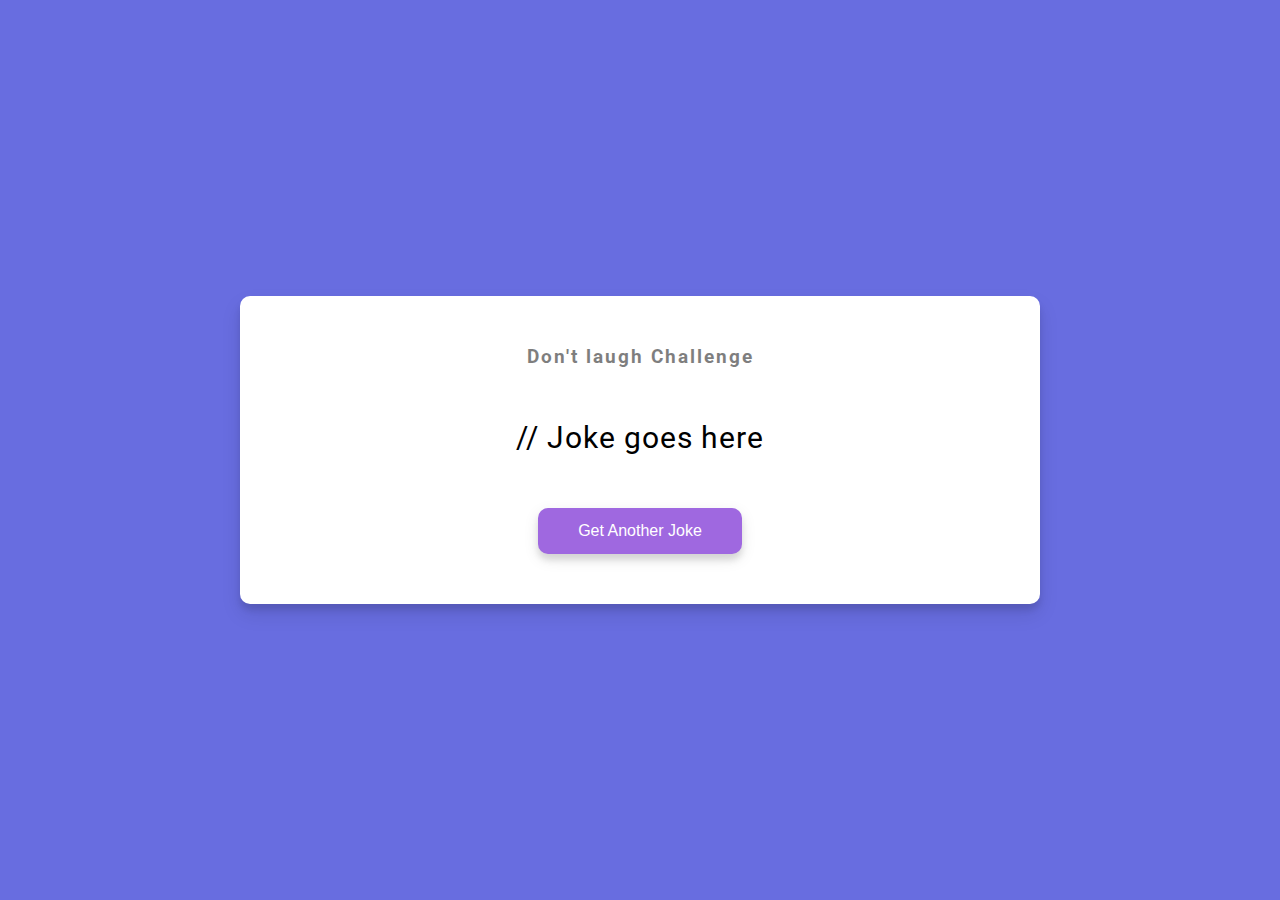
<file: 10-dad-jokes/index.html>
<!DOCTYPE html>
<html lang="en">

<head>
  <meta charset="UTF-8" />
  <meta name="viewport" content="width=device-width, initial-scale=1.0" />
  <link rel="stylesheet" href="style.css" />
  <title>Dad Jokes</title>
</head>

<body>
  <div class="container">
    <h3>Don't laugh Challenge</h3>
    <div id="joke" class="joke">
      // Joke goes here
    </div>
    <button id="jokeBtn" class="btn">Get Another Joke</button>
  </div>
  <script src="script.js"></script>
</body>

</html>
</file>
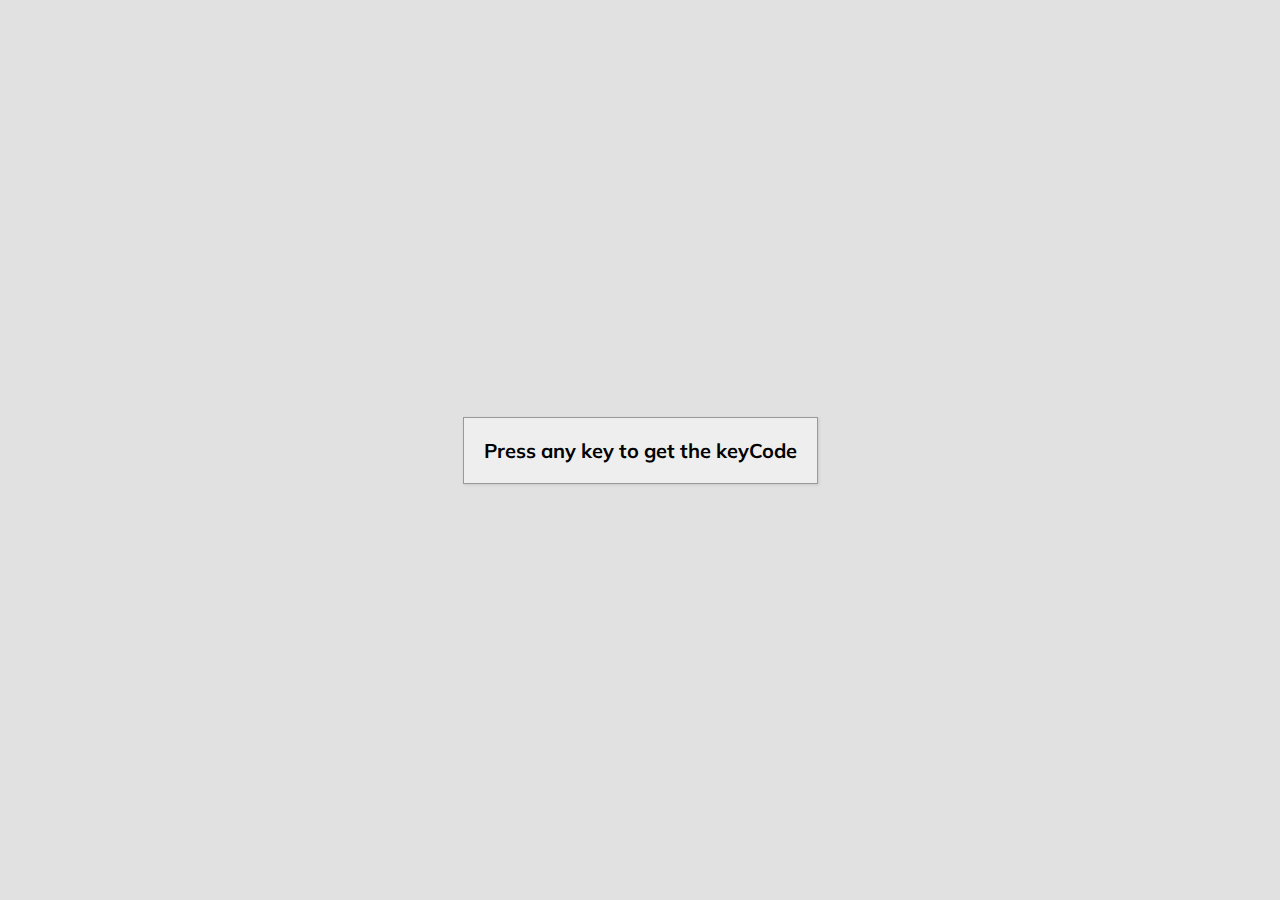
<file: 11-event-keycodes/index.html>
<!DOCTYPE html>
<html lang="en">

<head>
  <meta charset="UTF-8" />
  <meta name="viewport" content="width=device-width, initial-scale=1.0" />
  <link rel="stylesheet" href="style.css" />
  <title>Event KeyCodes</title>
</head>

<body>
  <div id="insert">

    <div class="key">
      Press any key to get the keyCode
    </div>
  </div>
  <script src="script.js"></script>
</body>

</html>
</file>
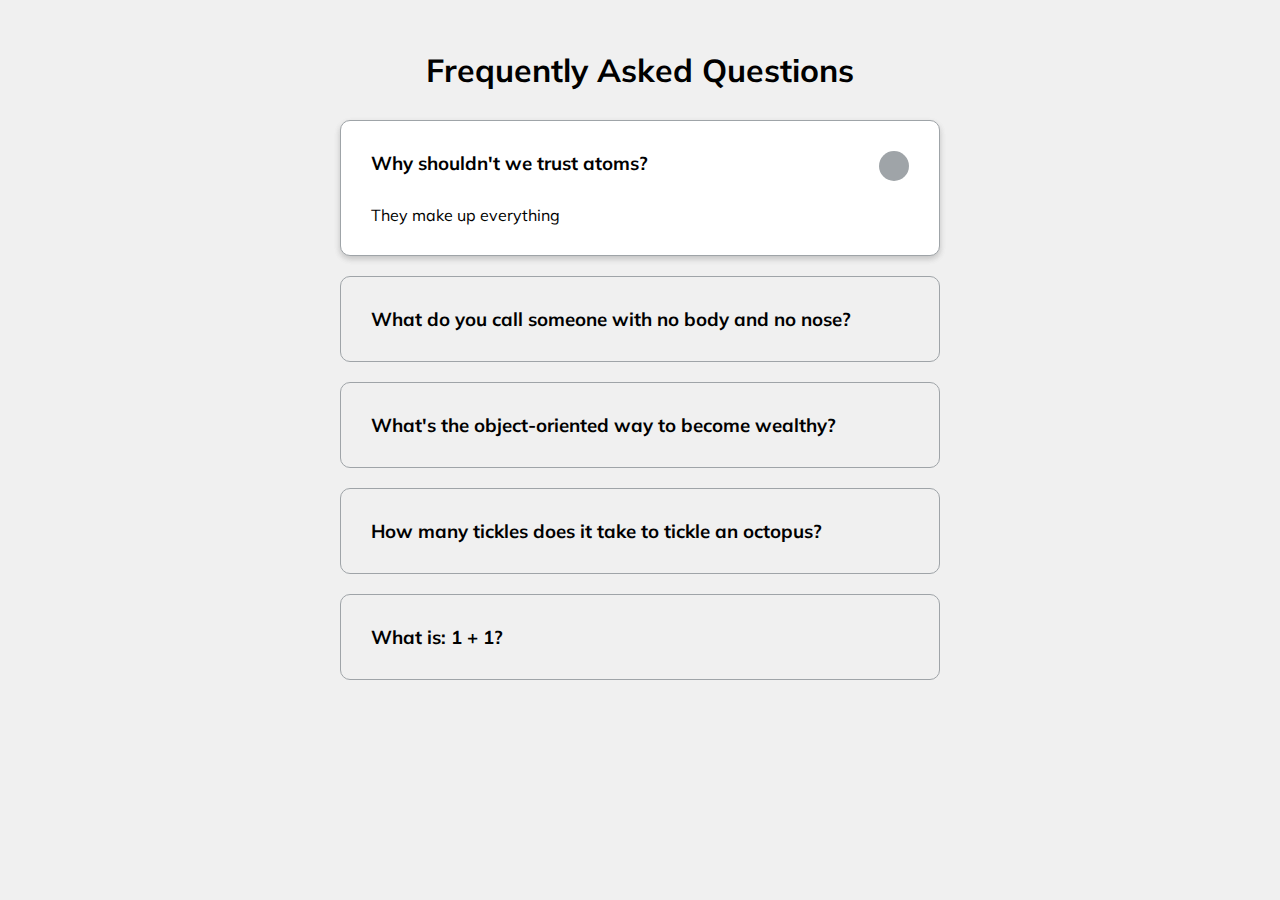
<file: 12-faq-boxes/index.html>
<!DOCTYPE html>
<html lang="en">

<head>
  <meta charset="UTF-8" />
  <meta name="viewport" content="width=device-width, initial-scale=1.0" />
  <link rel="stylesheet" href="https://cdnjs.cloudflare.com/ajax/libs/font-awesome/5.14.0/css/all.min.css"
    integrity="sha512-1PKOgIY59xJ8Co8+NE6FZ+LOAZKjy+KY8iq0G4B3CyeY6wYHN3yt9PW0XpSriVlkMXe40PTKnXrLnZ9+fkDaog=="
    crossorigin="anonymous" />
  <link rel="stylesheet" href="style.css" />
  <title>FAQ</title>
</head>

<body>
  <h1>Frequently Asked Questions</h1>
  <div class="faq-container">
    <div class="faq active">
      <h3 class="faq-title">
        Why shouldn't we trust atoms?
      </h3>

      <p class="faq-text">
        They make up everything
      </p>

      <button class="faq-toggle">
        <i class="fas fa-chevron-down"></i>
        <i class="fas fa-times"></i>
      </button>
    </div>

    <div class="faq">
      <h3 class="faq-title">
        What do you call someone with no body and no nose?
      </h3>
      <p class="faq-text">
        Nobody knows.
      </p>
      <button class="faq-toggle">
        <i class="fas fa-chevron-down"></i>
        <i class="fas fa-times"></i>
      </button>
    </div>

    <div class="faq">
      <h3 class="faq-title">
        What's the object-oriented way to become wealthy?
      </h3>
      <p class="faq-text">
        Inheritance.
      </p>
      <button class="faq-toggle">
        <i class="fas fa-chevron-down"></i>
        <i class="fas fa-times"></i>
      </button>
    </div>

    <div class="faq">
      <h3 class="faq-title">
        How many tickles does it take to tickle an octopus?
      </h3>
      <p class="faq-text">
        Ten-tickles!
      </p>
      <button class="faq-toggle">
        <i class="fas fa-chevron-down"></i>
        <i class="fas fa-times"></i>
      </button>
    </div>

    <div class="faq">
      <h3 class="faq-title">
        What is: 1 + 1?
      </h3>
      <p class="faq-text">
        Depends on who are you asking.
      </p>
      <button class="faq-toggle">
        <i class="fas fa-chevron-down"></i>
        <i class="fas fa-times"></i>
      </button>
    </div>
  </div>
  <script src="script.js"></script>
</body>

</html>
</file>
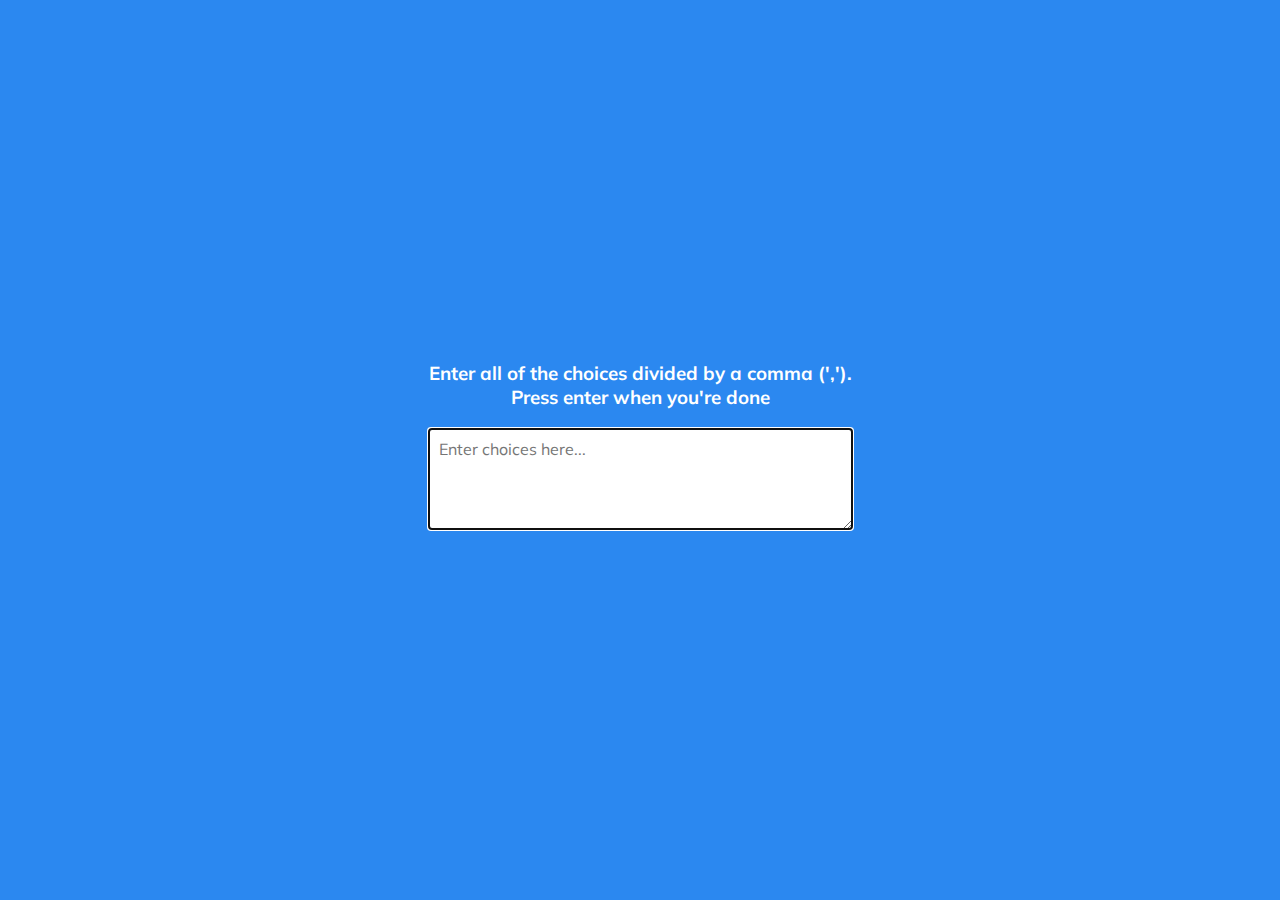
<file: 13-random-choice-picker/index.html>
<!DOCTYPE html>
<html lang="en">

<head>
  <meta charset="UTF-8" />
  <meta name="viewport" content="width=device-width, initial-scale=1.0" />
  <link rel="stylesheet" href="style.css" />
  <title>Random Choice Picker</title>
</head>

<body>
  <div class="container">
    <h3>
      Enter all of the choices divided by a comma (',').
      <br>
      Press enter when you're done
    </h3>
    <textarea placeholder="Enter choices here..." id="textarea"></textarea>

    <div id="tags">

    </div>
  </div>
  <script src="script.js"></script>
</body>

</html>
</file>
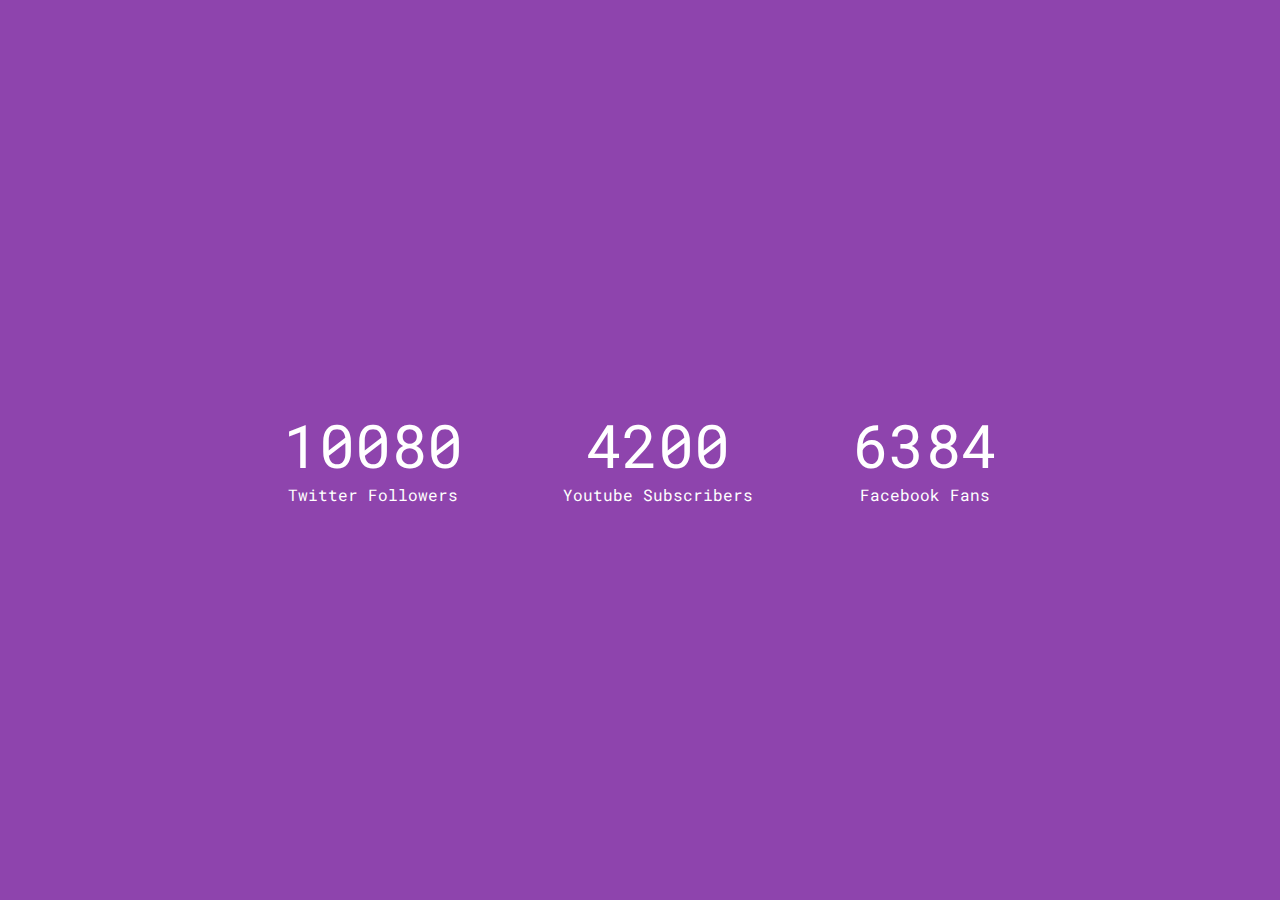
<file: 15-increment-container/index.html>
<!DOCTYPE html>
<html lang="en">

<head>
  <meta charset="UTF-8" />
  <meta name="viewport" content="width=device-width, initial-scale=1.0" />
  <link rel="stylesheet" href="https://cdnjs.cloudflare.com/ajax/libs/font-awesome/5.15.3/css/all.min.css"
    integrity="sha512-iBBXm8fW90+nuLcSKlbmrPcLa0OT92xO1BIsZ+ywDWZCvqsWgccV3gFoRBv0z+8dLJgyAHIhR35VZc2oM/gI1w=="
    crossorigin="anonymous" />
  <link rel="stylesheet" href="style.css" />
  <title>Increment Counter</title>
</head>

<body>

  <div class="counter-container">
    <i class="fab fa-twitter fa-3x"></i>
    <div class="counter" data-target="12000"></div>
    <span>Twitter Followers</span>
  </div>

  <div class="counter-container">
    <i class="fab fa-youtube fa-3x"></i>
    <div class="counter" data-target="5000"></div>
    <span>Youtube Subscribers</span>
  </div>

  <div class="counter-container">
    <i class="fab fa-facebook fa-3x"></i>
    <div class="counter" data-target="7500"></div>
    <span>Facebook Fans</span>
  </div>

  <script src="script.js"></script>
</body>

</html>
</file>
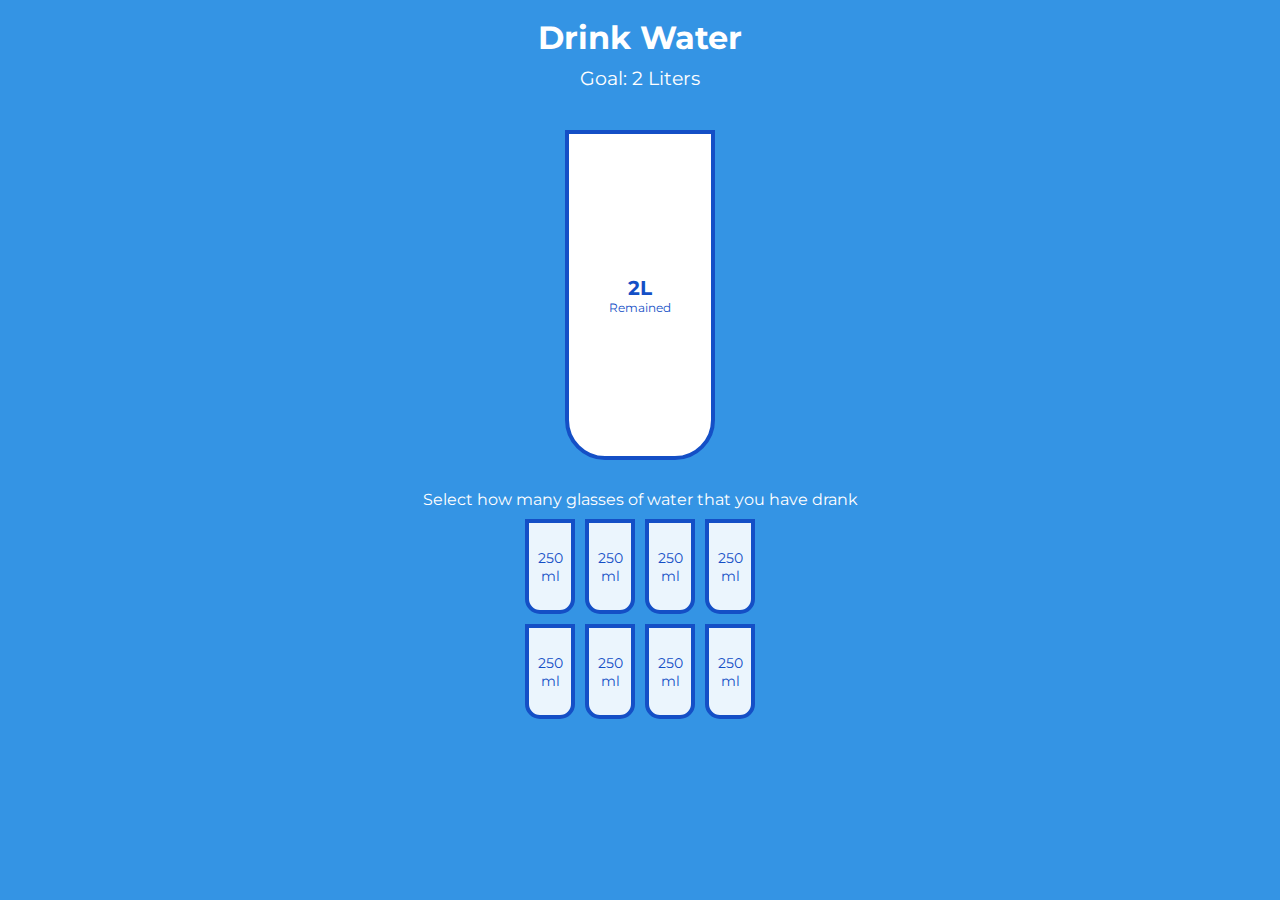
<file: 16-drink-water/index.html>
<!DOCTYPE html>
<html lang="en">

<head>
  <meta charset="UTF-8" />
  <meta name="viewport" content="width=device-width, initial-scale=1.0" />
  <link rel="stylesheet" href="style.css" />
  <title>Drink Water</title>
</head>

<body>
  <h1>Drink Water</h1>
  <h3>Goal: 2 Liters</h3>

  <div class="cup">
    <div class="remained" id="remained">
      <span id="liters"></span>
      <small>Remained</small>
    </div>

    <div class="percentage" id="percentage"></div>
  </div>

  <p class="text">Select how many glasses of water that you have drank</p>

  <div class="cups">
    <div class="cup cup-small">250 ml</div>
    <div class="cup cup-small">250 ml</div>
    <div class="cup cup-small">250 ml</div>
    <div class="cup cup-small">250 ml</div>
    <div class="cup cup-small">250 ml</div>
    <div class="cup cup-small">250 ml</div>
    <div class="cup cup-small">250 ml</div>
    <div class="cup cup-small">250 ml</div>
  </div>

  <script src="script.js"></script>
</body>

</html>
</file>
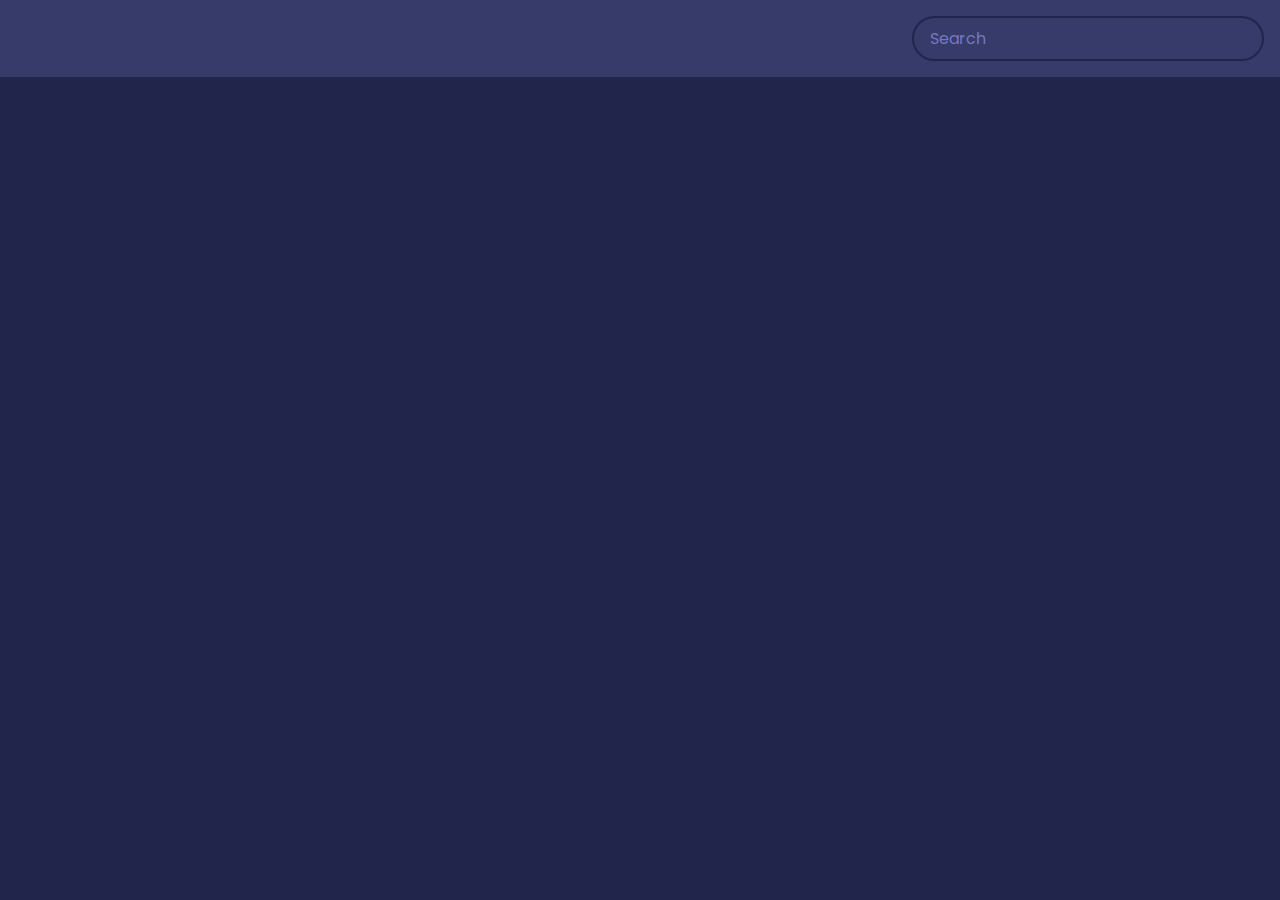
<file: 17-movie-app/index.html>
<!DOCTYPE html>
<html lang="en">

<head>
  <meta charset="UTF-8" />
  <meta name="viewport" content="width=device-width, initial-scale=1.0" />
  <link rel="stylesheet" href="style.css" />
  <title>Movie App</title>
</head>

<body>
  <header>
    <form id="form">
      <input type="text" id="search" class="search" placeholder="Search">
    </form>
  </header>

  <main id="main"></main>

  <script src="script.js"></script>
</body>

</html>
</file>
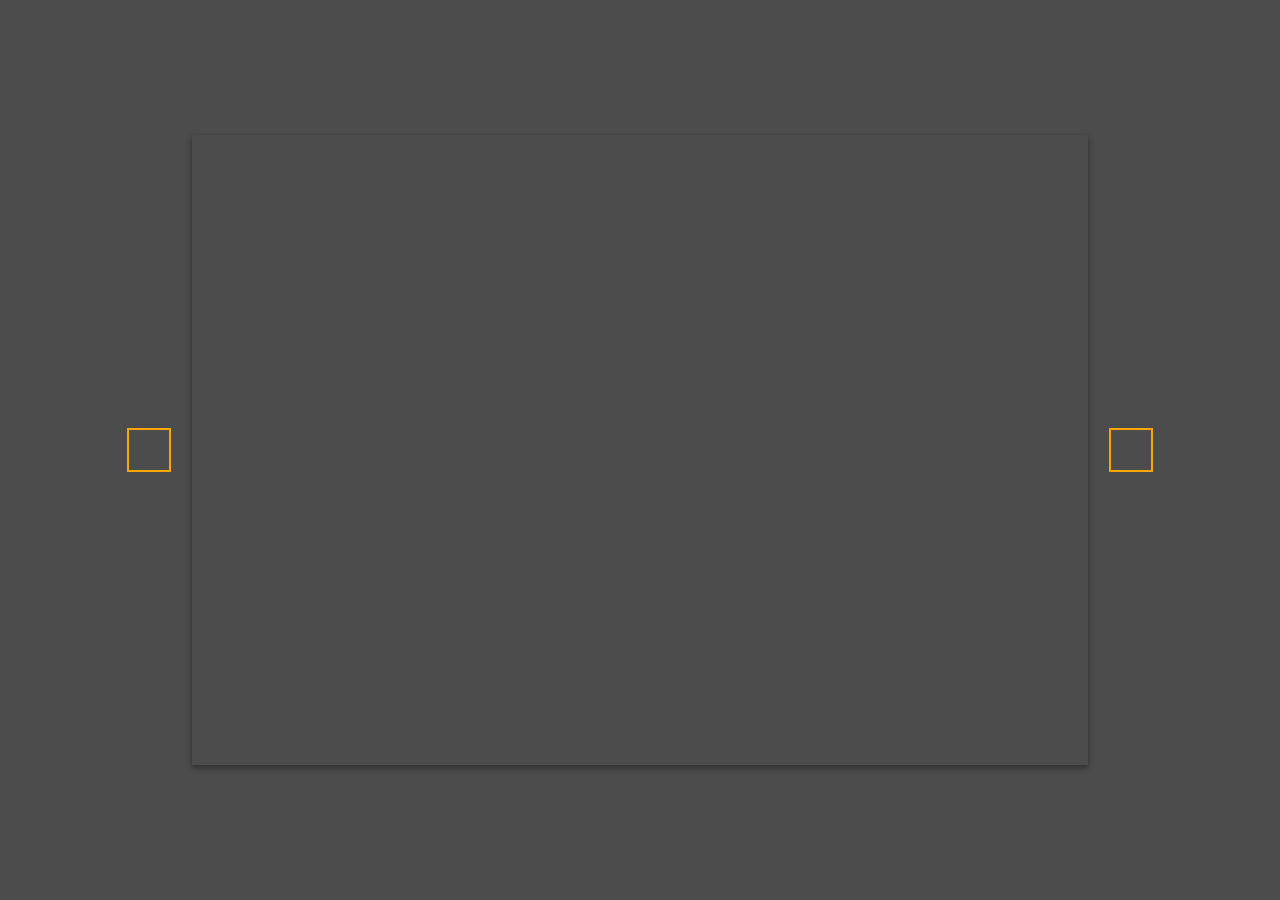
<file: 18-background-slider/index.html>
<!DOCTYPE html>
<html lang="en">
  <head>
    <meta charset="UTF-8" />
    <meta name="viewport" content="width=device-width, initial-scale=1.0" />
    <link
      rel="stylesheet"
      href="https://cdnjs.cloudflare.com/ajax/libs/font-awesome/5.14.0/css/all.min.css"
      integrity="sha512-1PKOgIY59xJ8Co8+NE6FZ+LOAZKjy+KY8iq0G4B3CyeY6wYHN3yt9PW0XpSriVlkMXe40PTKnXrLnZ9+fkDaog=="
      crossorigin="anonymous"
    />
    <link rel="stylesheet" href="style.css" />
    <title>Background Slider</title>
  </head>
  <body>
    <div class="slider-container">
      <div
        class="slide active"
        style="
          background-image: url('https://images.unsplash.com/photo-1549880338-65ddcdfd017b?ixlib=rb-1.2.1&ixid=eyJhcHBfaWQiOjEyMDd9&auto=format&fit=crop&w=2100&q=80');
        "
      ></div>
      <div
        class="slide"
        style="
          background-image: url('https://images.unsplash.com/photo-1511593358241-7eea1f3c84e5?ixlib=rb-1.2.1&ixid=eyJhcHBfaWQiOjEyMDd9&auto=format&fit=crop&w=1934&q=80');
        "
      ></div>

      <div
        class="slide"
        style="
          background-image: url('https://images.unsplash.com/photo-1495467033336-2effd8753d51?ixlib=rb-1.2.1&ixid=eyJhcHBfaWQiOjEyMDd9&auto=format&fit=crop&w=2100&q=80');
        "
      ></div>

      <div
        class="slide"
        style="
          background-image: url('https://images.unsplash.com/photo-1522735338363-cc7313be0ae0?ixlib=rb-1.2.1&ixid=eyJhcHBfaWQiOjEyMDd9&auto=format&fit=crop&w=2689&q=80');
        "
      ></div>

      <div
        class="slide"
        style="
          background-image: url('https://images.unsplash.com/photo-1559087867-ce4c91325525?ixlib=rb-1.2.1&ixid=eyJhcHBfaWQiOjEyMDd9&auto=format&fit=crop&w=2100&q=80');
        "
      ></div>

      <button class="arrow left-arrow" id="left">
        <i class="fas fa-arrow-left"></i>
      </button>

      <button class="arrow right-arrow" id="right">
        <i class="fas fa-arrow-right"></i>
      </button>
    </div>
    <script src="script.js"></script>
  </body>
</html>
</file>
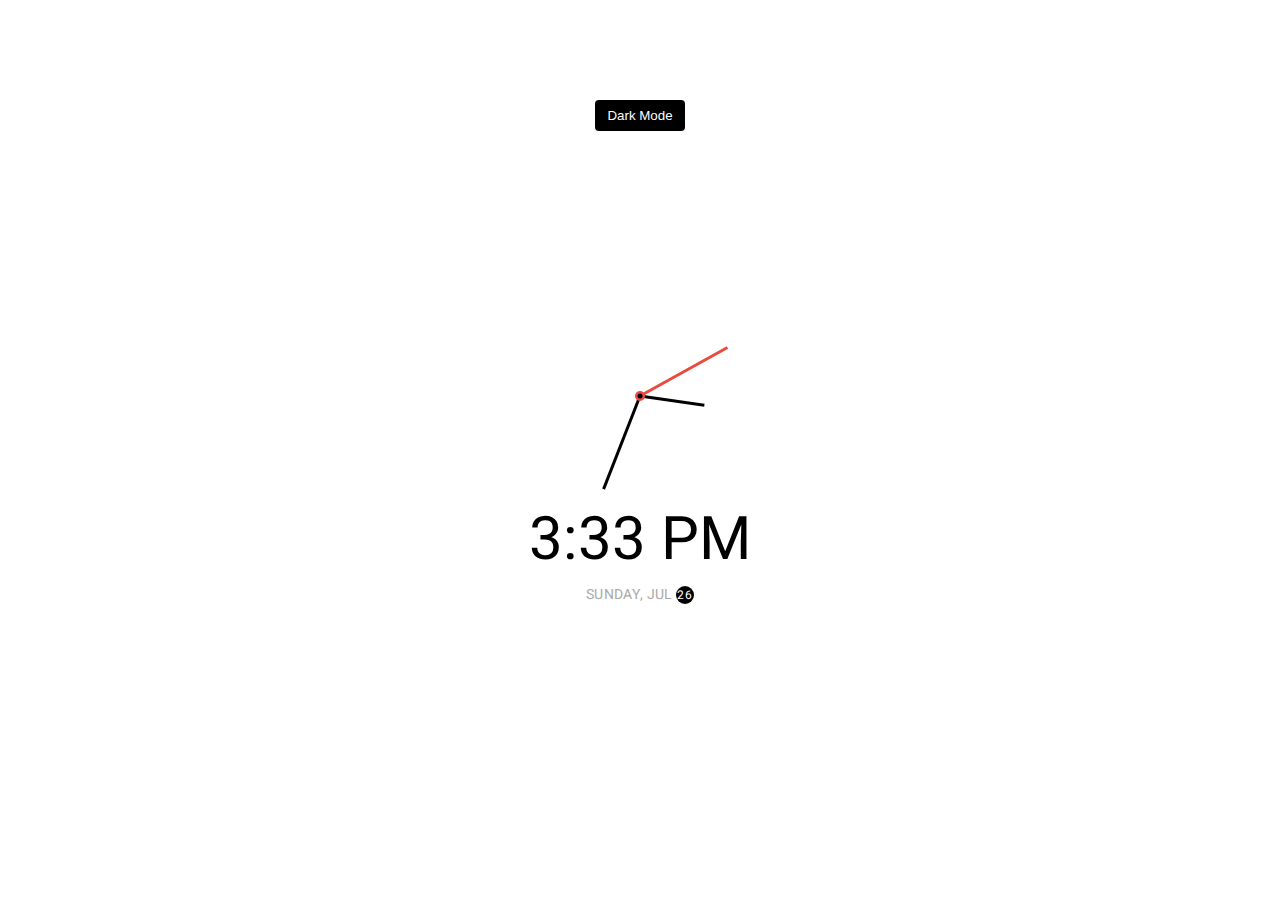
<file: 19-theme-clock/index.html>
<!DOCTYPE html>
<html lang="en">

<head>
  <meta charset="UTF-8" />
  <meta name="viewport" content="width=device-width, initial-scale=1.0" />
  <link rel="stylesheet" href="style.css" />
  <title>Theme Clock</title>
</head>

<body>

  <button class="toggle">Dark Mode</button>
  <div class="clock-container">
    <div class="clock">
      <div class="needle hour"></div>
      <div class="needle minute"></div>
      <div class="needle second"></div>
      <div class="center-point"></div>
    </div>

    <div class="time"></div>
    <div class="date"></div>
  </div>

  <script src="script.js"></script>
</body>

</html>
</file>
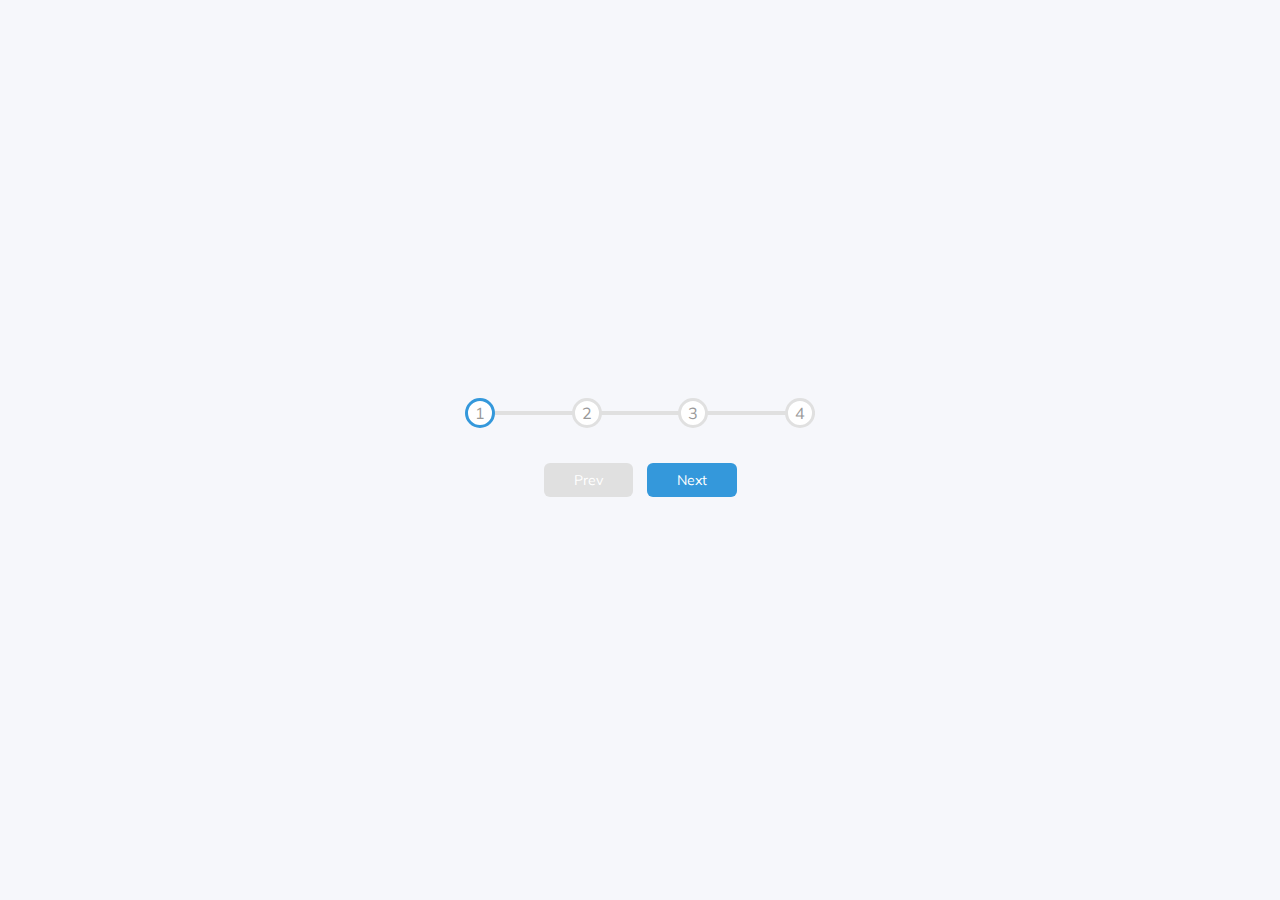
<file: 2-progress-steps/index.html>
<!DOCTYPE html>
<html lang="en">

<head>
  <meta charset="UTF-8" />
  <meta name="viewport" content="width=device-width, initial-scale=1.0" />
  <link rel="stylesheet" href="style.css" />
  <title>Progress Steps</title>
</head>

<body>
  <div class="container">
    <div class="progress-container">
      <div class="progress" id="progress"></div>
      <div class="circle active">1</div>
      <div class="circle ">2</div>
      <div class="circle ">3</div>
      <div class="circle ">4</div>

    </div>

    <button class="btn" id="prev" disabled>Prev</button>
    <button class="btn" id="next">Next</button>
  </div>
  <script src="script.js"></script>
</body>

</html>
</file>
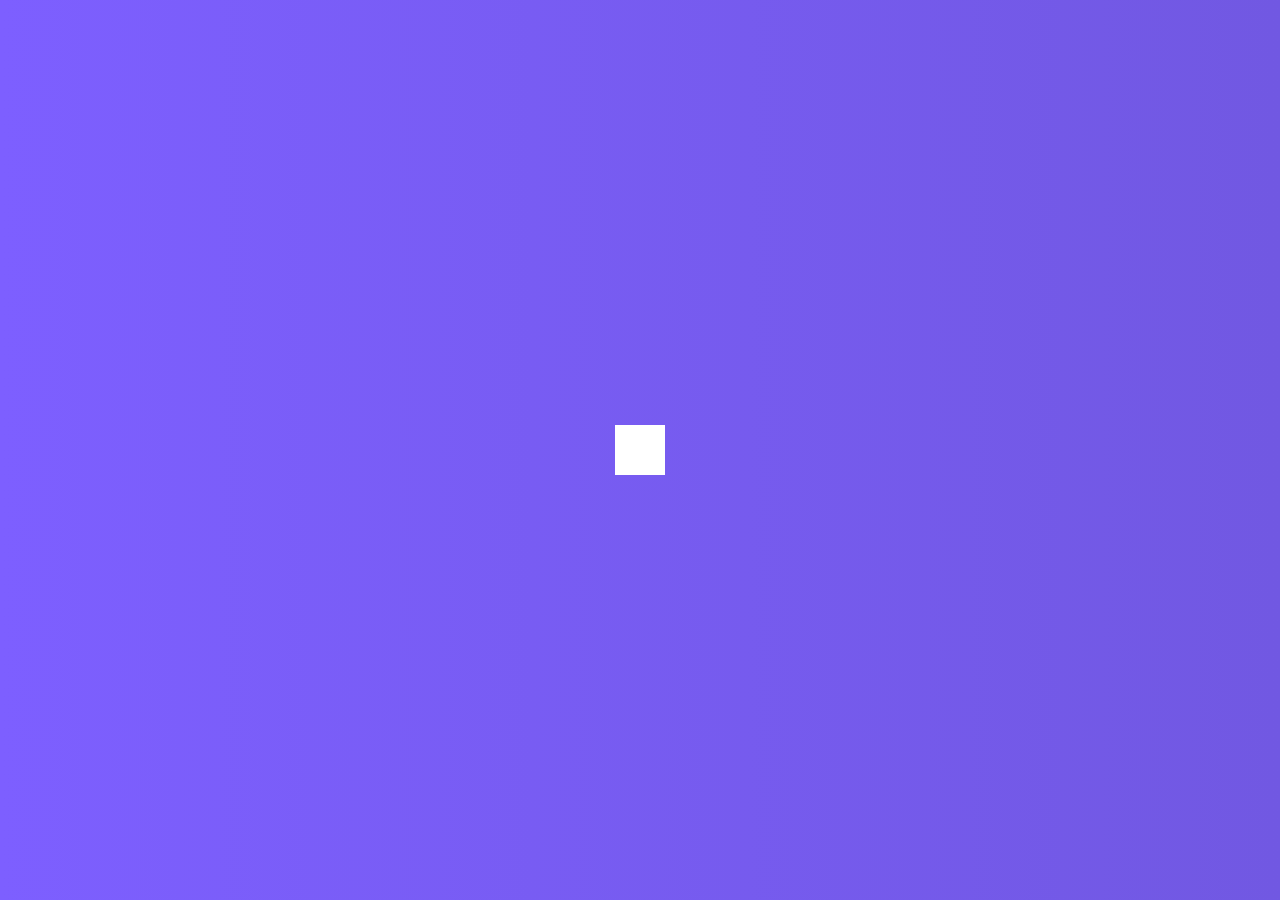
<file: 4-hidden-search/index.html>
<!DOCTYPE html>
<html lang="en">

<head>
    <meta charset="UTF-8" />
    <meta name="viewport" content="width=device-width, initial-scale=1.0" />
    <link rel="stylesheet" href="https://cdnjs.cloudflare.com/ajax/libs/font-awesome/5.14.0/css/all.min.css"
        integrity="sha512-1PKOgIY59xJ8Co8+NE6FZ+LOAZKjy+KY8iq0G4B3CyeY6wYHN3yt9PW0XpSriVlkMXe40PTKnXrLnZ9+fkDaog=="
        crossorigin="anonymous" />
    <link rel="stylesheet" href="style.css" />
    <title>Hidden Search</title>
</head>

<body>
    <div class="search">

        <input type="text" class="input" placeholder="Search...">
        <button class="btn">

            <i class="fas fa-search"></i>

        </button>
    </div>

    <script src="script.js"></script>
</body>

</html>
</file>
<file: 10-dad-jokes/style.css>
@import url('https://fonts.googleapis.com/css2?family=Roboto:wght@400;700&display=swap');

* {
  box-sizing: border-box;
}

body {
  background-color: #686de0;
  font-family: 'Roboto', sans-serif;
  display: flex;
  flex-direction: column;
  align-items: center;
  justify-content: center;
  height: 100vh;
  overflow: hidden;
  margin: 0;
  padding: 20px;
}

.container {
  background-color: #ffff;
  border-radius: 10px;
  box-shadow: 0 10px 20px rgba(0, 0, 0, 0.1), 0 6px 6px rgba(0, 0, 0, 0.1);
  padding: 50px 20px;
  text-align: center;
  max-width: 100%;
  width: 800px;

  -webkit-border-radius: 10px;
  -moz-border-radius: 10px;
  -ms-border-radius: 10px;
  -o-border-radius: 10px;
}

h3 {
  margin: 0;
  opacity: 0.5;
  letter-spacing: 2px;
}

.joke {
  font-size: 30px;
  letter-spacing: 1px;
  line-height: 40px;
  margin: 50px auto;
  max-width: 600px;

}

.btn {
  background-color: #9f68e0;
  border: 0;
  border-radius: 10px;
  color: #ffff;
  box-shadow: 0 5px 15px rgba(0, 0, 0, 0.1), 0 6px 6px rgba(0, 0, 0, 0.1);
  padding: 14px 40px;
  font-size: 16px;
  cursor: pointer;
  -webkit-border-radius: 10px;
  -moz-border-radius: 10px;
  -ms-border-radius: 10px;
  -o-border-radius: 10px;
}

.btn:active {
  transform: scale(0.98);
  -webkit-transform: scale(0.98);
  -moz-transform: scale(0.98);
  -ms-transform: scale(0.98);
  -o-transform: scale(0.98);
}

.btn:focus {
  outline: 0;
  transform: scale(0.98);
  -webkit-transform: scale(0.98);
  -moz-transform: scale(0.98);
  -ms-transform: scale(0.98);
  -o-transform: scale(0.98);
}
</file>
<file: 11-event-keycodes/style.css>
@import url('https://fonts.googleapis.com/css2?family=Muli&display=swap');

* {
  box-sizing: border-box;
}

body {
  background-color: #e1e1e1;
  font-family: 'Muli', sans-serif;
  display: flex;
  align-items: center;
  text-align: center;
  justify-content: center;
  height: 100vh;
  overflow: hidden;
  margin: 0;
}

.key{
  border: 1px solid #999;
  background-color: #eee;
  box-shadow: 1px 1px 3px rgba(0, 0, 0, 0.1);
  display: inline-flex;
  align-items: center;
  font-size: 20px;
  font-weight: bold;
  padding: 20px;
  flex-direction: column;
  margin: 10px;
  min-width: 150px;
  position: relative;
}

.key small {
  position: absolute;
  top: -24px;
  left: 0;
  text-align: center;
  width: 100%;
  color: #555;
  font-size: 14px;
}
</file>
<file: 12-faq-boxes/style.css>
@import url('https://fonts.googleapis.com/css2?family=Muli&display=swap');

* {
  box-sizing: border-box;
}

body {
  font-family: 'Muli', sans-serif;
  background-color: #f0f0f0;
}

h1 {
  margin: 50px 0 30px;
  text-align: center;
}

.faq-container {
  max-width: 600px;
  margin: 0 auto;
}

.faq {
  background-color: transparent;
  border: 1px solid #9fa4a8;
  border-radius: 10px;
  margin: 20px 0;
  padding: 30px;
  position: relative;
  overflow: hidden;
  transition: 0.3s ease;
}

.active {
  background-color: #fff;
  box-shadow: 0 3px 6px rgba(0, 0, 0, 0.1), 0 3px 6px rgba(0, 0, 0, 0.1);

}

.faq.active::before,
.faq.active::after {
  content: '\f075';
  font-family: 'Font Awesome 5 Free';
  color: #2ecc71;
  font-size: 7rem;
  position: absolute;
  opacity: 0.2;
  top: 20px;
  left: 20px;
  z-index: 0;
}


.faq.active::before {
  color: #3498db;
  top: -10px;
  left: -30px;
  transform: rotateY(180deg);
}

.faq-title {
  margin: 0 35px 0 0;
}

.faq-text {
  display: none;
  margin: 30px 0 0;
}

.faq.active .faq-text {
  display: block;
}

.faq-toggle {
  background-color: transparent;
  border: 0;
  border-radius: 50%;
  cursor: pointer;
  display: flex;
  align-items: center;
  justify-content: center;
  font-size: 16px;
  padding: 0;
  position: absolute;
  top: 30px;
  right: 30px;
  height: 30px;
  width: 30px;
}

.faq-toggle:focus {
  outline: 0;
}

.faq-toggle .fa-times {
  display: none;
}

.faq.active .faq-toggle .fa-times {
  color: #fff;
  display: block;
}

.faq.active .faq-toggle .fa-chevron-down {
  display: none;
}

.faq.active .faq-toggle {
  background-color: #9fa4a8;
}
</file>
<file: 13-random-choice-picker/style.css>
@import url('https://fonts.googleapis.com/css2?family=Muli&display=swap');

* {
  box-sizing: border-box;
}

body {
  background-color: #2b88f0;
  font-family: 'Muli', sans-serif;
  display: flex;
  flex-direction: column;
  align-items: center;
  justify-content: center;
  height: 100vh;
  overflow: hidden;
  margin: 0;
}

h3 {
  color: #fff;
  margin: 10px 0 20px;
  text-align: center;
}

.container {
  max-width: 500px
}

textarea {
  border: none;
  display: block;
  width: 100%;
  height: 100px;
  font-family: inherit;
  padding: 10px;
  margin: 0 0 20px;
  font-size: 16px;

}


.tag {
  background-color: #f0932b;
  color: #fff;
  border-radius: 50px;
  padding: 10px 20px;
  margin: 0 5px 10px 0;
  font-size: 14px;
  display: inline-block;
}

.tag.highlight {
  background-color: #273c75;
}
</file>
<file: 15-increment-container/style.css>
@import url('https://fonts.googleapis.com/css2?family=Roboto+Mono&display=swap');

* {
  box-sizing: border-box;
}

body {
  background: #8e44ad;
  color: #fff;
  font-family: 'Roboto Mono', sans-serif;
  display: flex;
  align-items: center;
  justify-content: center;
  height: 100vh;
  overflow: hidden;
  margin: 0;
}

.counter-container {
  display: flex;
  flex-direction: column;
  justify-content: center;
  text-align: center;
  margin: 30px 50px;
}

.counter {
  font-size: 60px;
  margin-top: 10px;
}

@media(max-width: 850px) {
  body {
    flex-direction: column;
  }
}
</file>
<file: 16-drink-water/style.css>
@import url('https://fonts.googleapis.com/css?family=Montserrat:400,600&display=swap');

:root {
  --border-color: #144fc6;
  --fill-color: #6ab3f8;
}

* {
  box-sizing: border-box;
}

body {
  background-color: #3494e4;
  color: #fff;
  font-family: 'Montserrat', sans-serif;
  display: flex;
  flex-direction: column;
  align-items: center;
  margin-bottom: 40px;
}

h1 {
  margin: 10px 0 0;
}

h3 {
  font-weight: 400;
  margin: 10px 0;
}

.cup {
  background-color: #fff;
  border: 4px solid var(--border-color);
  color: var(--border-color);
  border-radius: 0 0 40px 40px;
  height: 330px;
  width: 150px;
  margin: 30px 0;
  display: flex;
  flex-direction: column;
  overflow: hidden;
}

.cup.cup-small {
  height: 95px;
  width: 50px;
  border-radius: 0 0 15px 15px;
  background-color: rgba(255, 255, 255, 0.9);
  cursor: pointer;
  font-size: 14px;
  align-items: center;
  justify-content: center;
  text-align: center;
  margin: 5px;
  transition: 0.3s ease;
}

.cup.cup-small.full {
  background-color: var(--fill-color);
  color: #fff;
}

.cups {
  display: flex;
  flex-wrap: wrap;
  align-items: center;
  justify-content: center;
  width: 280px;
}

.remained {
  display: flex;
  flex-direction: column;
  align-items: center;
  justify-content: center;
  text-align: center;
  flex: 1;
  transition: 0.3s ease;
}

.remained span {
  font-size: 20px;
  font-weight: bold;
}

.remained small {
  font-size: 12px;
}

.percentage {
  background-color: var(--fill-color);
  display: flex;
  align-items: center;
  justify-content: center;
  font-weight: bold;
  font-size: 30px;
  height: 0;
  transition: 0.3s ease;
}

.text {
  text-align: center;
  margin: 0 0 5px;
}
</file>
<file: 17-movie-app/style.css>
@import url('https://fonts.googleapis.com/css2?family=Poppins:wght@200;400&display=swap');

:root {
  --primary-color: #22254b;
  --secondary-color: #373b69;
}

* {
  box-sizing: border-box;
}

body {
  background-color: var(--primary-color);
  font-family: 'Poppins', sans-serif;
  margin: 0;
}

header {
  padding: 1rem;
  display: flex;
  justify-content: flex-end;
  background-color: var(--secondary-color);
}

.search {
  background-color: transparent;
  border: 2px solid var(--primary-color);
  border-radius: 50px;
  font-family: inherit;
  font-size: 1rem;
  padding: 0.5rem 1rem;
  color: #fff;
}

.search::placeholder {
  color: #7378c5;
}

.search:focus {
  outline: none;
  background-color: var(--primary-color);
}

#main {
  display: flex;
  flex-wrap: wrap;
  justify-content: center;
}

.movie {
  width: 300px;
  margin: 1rem;
  background-color: var(--secondary-color);
  box-shadow: 0 4px 5px rgba(0, 0, 0, 0.2);
  position: relative;
  overflow: hidden;
  border-radius: 3px;
}

.movie img {
  width: 100%;
}

.movie-info {
  color: #eee;
  display: flex;
  align-items: center;
  justify-content: space-between;
  padding: 0.5rem 1rem 1rem;
  letter-spacing: 0.5px;
}

.movie-info h3 {
  margin-top: 0;
}

.movie-info span {
  background-color: var(--primary-color);
  padding: 0.25rem 0.5rem;
  border-radius: 3px;
  font-weight: bold;
}

.movie-info span.green {
  color: lightgreen;
}

.movie-info span.orange {
  color: orange;
}

.movie-info span.red {
  color: red;
}

.overview {
  background-color: #fff;
  padding: 2rem;
  position: absolute;
  left: 0;
  bottom: 0;
  right: 0;
  max-height: 100%;
  transform: translateY(101%);
  overflow-y: auto;
  transition: transform 0.3s ease-in;
}

.movie:hover .overview {
  transform: translateY(0);
}
</file>
<file: 18-background-slider/style.css>
@import url('https://fonts.googleapis.com/css2?family=Roboto:wght@400;700&display=swap');

* {
  box-sizing: border-box;
}

body {
  font-family: 'Roboto', sans-serif;
  display: flex;
  flex-direction: column;
  align-items: center;
  justify-content: center;
  height: 100vh;
  overflow: hidden;
  margin: 0;
  background-position: center center;
  background-size: cover;
  transition: 0.4s;
}

body::before {
  content: '';
  position: absolute;
  top: 0;
  left: 0;
  width: 100%;
  height: 100vh;
  background-color: rgba(0, 0, 0, 0.7);
  z-index: -1;
}

.slider-container {
  box-shadow: 0 3px 6px rgba(0, 0, 0, 0.16), 0 3px 6px rgba(0, 0, 0, 0.23);
  height: 70vh;
  width: 70vw;
  position: relative;
  overflow: hidden;
}

.slide {
  opacity: 0;
  height: 100vh;
  width: 100vw;
  background-position: center center;
  background-size: cover;
  position: absolute;
  top: -15vh;
  left: -15vw;
  transition: 0.4s ease;
  z-index: 1;
}

.slide.active {
  opacity: 1;
}

.arrow {
  position: fixed;
  background-color: transparent;
  color: #fff;
  padding: 20px;
  font-size: 30px;
  border: 2px solid orange;
  top: 50%;
  transform: translateY(-50%);
  cursor: pointer;
}

.arrow:focus {
  outline: 0;
}

.left-arrow {
  left: calc(15vw - 65px);
}

.right-arrow {
  right: calc(15vw - 65px);
}
</file>
<file: 19-theme-clock/style.css>
@import url('https://fonts.googleapis.com/css?family=Heebo:300&display=swap');

* {
  box-sizing: border-box;
}

:root {
  --primary-color: #000;
  --secondary-color: #fff;
}

html {
  transition: all 0.5s ease-in;
}

html.dark {
  --primary-color: #fff;
  --secondary-color: #333;
}

html.dark {
  background-color: #111;
  color: var(--primary-color);
}

body {
  font-family: 'Heebo', sans-serif;
  display: flex;
  align-items: center;
  justify-content: center;
  height: 100vh;
  overflow: hidden;
  margin: 0;
}

.toggle {
  cursor: pointer;
  background-color: var(--primary-color);
  color: var(--secondary-color);
  border: 0;
  border-radius: 4px;
  padding: 8px 12px;
  position: absolute;
  top: 100px;
}

.toggle:focus {
  outline: none;
}

.clock-container {
  display: flex;
  flex-direction: column;
  justify-content: space-between;
  align-items: center;
}

.clock {
  position: relative;
  width: 200px;
  height: 200px;
}

.needle {
  background-color: var(--primary-color);
  position: absolute;
  top: 50%;
  left: 50%;
  height: 65px;
  width: 3px;
  transform-origin: bottom center;
  transition: all 0.5s ease-in;
}

.needle.hour {
  transform: translate(-50%, -100%) rotate(0deg);
}

.needle.minute {
  transform: translate(-50%, -100%) rotate(0deg);
  height: 100px;
}

.needle.second {
  transform: translate(-50%, -100%) rotate(0deg);
  height: 100px;
  background-color: #e74c3c;
}

.center-point {
  background-color: #e74c3c;
  width: 10px;
  height: 10px;
  position: absolute;
  top: 50%;
  left: 50%;
  transform: translate(-50%, -50%);
  border-radius: 50%;
}

.center-point::after {
  content: '';
  background-color: var(--primary-color);
  width: 5px;
  height: 5px;
  position: absolute;
  top: 50%;
  left: 50%;
  transform: translate(-50%, -50%);
  border-radius: 50%;
}

.time {
  font-size: 60px;
}

.date {
  color: #aaa;
  font-size: 14px;
  letter-spacing: 0.3px;
  text-transform: uppercase;
}

.date .circle {
  background-color: var(--primary-color);
  color: var(--secondary-color);
  border-radius: 50%;
  height: 18px;
  width: 18px;
  display: inline-flex;
  align-items: center;
  justify-content: center;
  line-height: 18px;
  transition: all 0.5s ease-in;
  font-size: 12px;
}
</file>
<file: 2-progress-steps/style.css>
@import url('https://fonts.googleapis.com/css2?family=Muli&display=swap');

:root {
  --line-border-fill: #3498db;
  --line-border-empty: #e0e0e0;
}

* {
  box-sizing: border-box;
}

body {
  background-color: #f6f7fb;
  font-family: 'Muli', sans-serif;
  display: flex;
  align-items: center;
  justify-content: center;
  height: 100vh;
  overflow: hidden;
  margin: 0;
}


.container {
  text-align: center;
}

.progress-container {
  display: flex;
  justify-content: space-between;
  position: relative;
  margin-bottom: 30px;
  max-width: 100%;
  width: 350px;
}


.progress-container::before {
  content: "";
  background-color: var(--line-border-empty);
  width: 100%;
  height: 4px;
  position: absolute;
  top: 50%;
  left: 0;
  z-index: -2;
  transform: translateY(-50%);
  -webkit-transform: translateY(-50%);
  -moz-transform: translateY(-50%);
  -ms-transform: translateY(-50%);
  -o-transform: translateY(-50%);
}

.progress {
  background-color: var(--line-border-fill);
  width: 0%;
  height: 4px;
  position: absolute;
  top: 50%;
  left: 0;
  z-index: -1;
  transform: translateY(-50%);
  -webkit-transform: translateY(-50%);
  -moz-transform: translateY(-50%);
  -ms-transform: translateY(-50%);
  -o-transform: translateY(-50%);
  transition: 0.4s ease;
  -webkit-transition: 0.4s ease;
  -moz-transition: 0.4s ease;
  -ms-transition: 0.4s ease;
  -o-transition: 0.4s ease;
}

.circle {
  background-color: #fff;
  color: #999;
  width: 30px;
  height: 30px;
  display: flex;
  justify-content: center;
  align-items: center;
  border: 3px solid var(--line-border-empty);
  border-radius: 50%;
  -webkit-border-radius: 50%;
  -moz-border-radius: 50%;
  -ms-border-radius: 50%;
  -o-border-radius: 50%;
  transition: 0.4s ease;
  -webkit-transition: 0.4s ease;
  -moz-transition: 0.4s ease;
  -ms-transition: 0.4s ease;
  -o-transition: 0.4s ease;
}

.circle.active {
  border-color: var(--line-border-fill);
}

.btn {
  background-color: var(--line-border-fill);
  color: #fff;
  border: 0;
  cursor: pointer;
  border-radius: 6px;
  padding: 8px 30px;
  font-family: inherit;
  margin: 5px;
  font-size: 14px;
  -webkit-border-radius: 6px;
  -moz-border-radius: 6px;
  -ms-border-radius: 6px;
  -o-border-radius: 6px;
}

.btn:active {
  transform: scale(0.96) ;
  -webkit-transform: scale(0.96) ;
  -moz-transform: scale(0.96) ;
  -ms-transform: scale(0.96) ;
  -o-transform: scale(0.96) ;
}

.btn:focus {
  outline: 0;
}

.btn:disabled {
  background-color: var(--line-border-empty);
  cursor: not-allowed;
}
</file>
<file: 4-hidden-search/style.css>
@import url('https://fonts.googleapis.com/css2?family=Roboto:wght@400;700&display=swap');

* {
  box-sizing: border-box;
}

body {
  background-image: linear-gradient(90deg, #7d5fff, #7158e2);
  font-family: 'Roboto', sans-serif;
  display: flex;
  align-items: center;
  justify-content: center;
  height: 100vh;
  overflow: hidden;
  margin: 0;
}

.search {
  position: relative;
  height: 50px;
}

.search .input {
  background-color: #fff;
  border: 0;
  font-size: 18px;
  padding: 15px;
  height: 50px;
  width: 50px;
  transition: width 0.3s ease;
}

.btn {
  background-color: #fff;
  border: 0;
  cursor: pointer;
  font-size: 24px;
  position: absolute;
  top: 0;
  left: 0;
  height: 50px;
  width: 50px;
  transition: transform 0.3s ease;
}

.btn:focus,
.input:focus {
  outline: none;
}

.search.active .input {
  width: 200px;
}

.search.active .btn {
  transform: translateX(198px);
}
</file>
